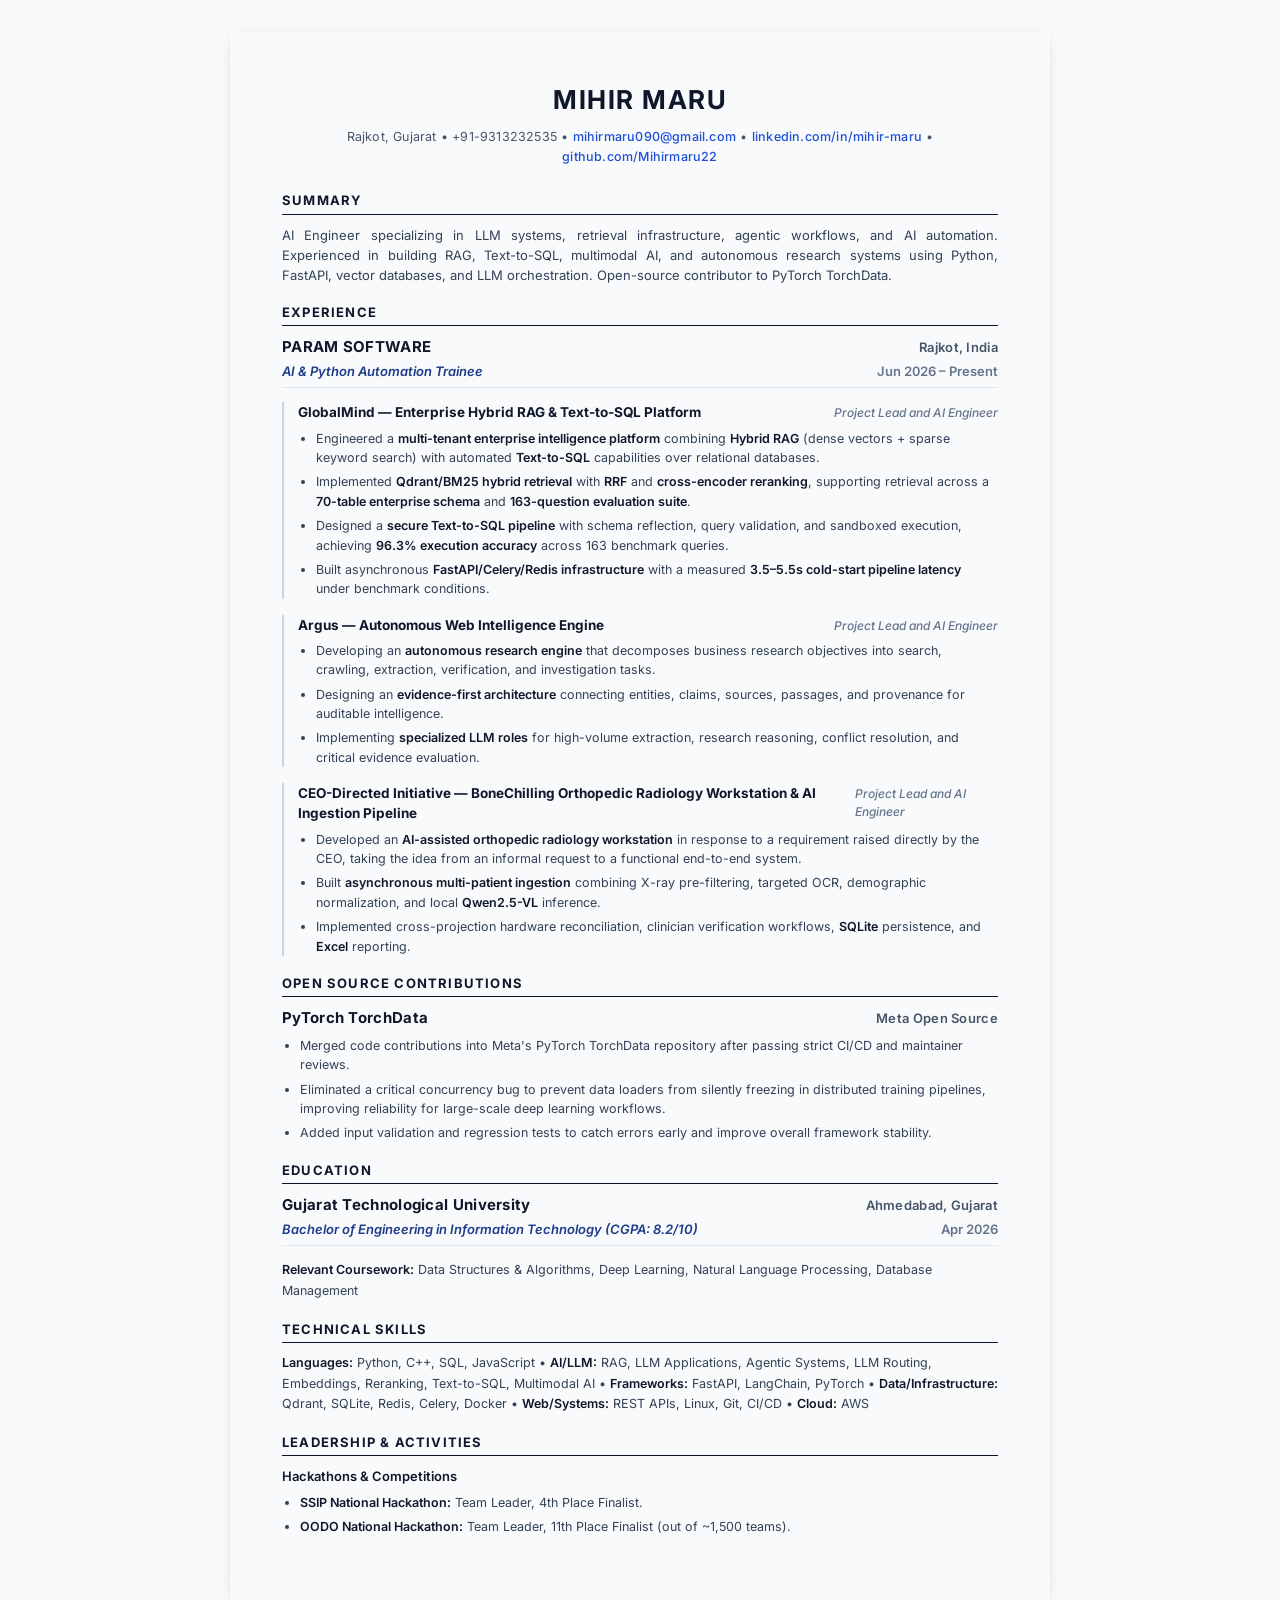
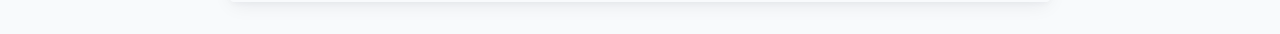
<file: test.html>
<!DOCTYPE html>
<html lang="en">
<head>
    <meta charset="UTF-8">
    <meta name="viewport" content="width=device-width, initial-scale=1.0">
    <title>Mihir Maru - Resume</title>
    <link rel="preconnect" href="https://fonts.googleapis.com">
    <link rel="preconnect" href="https://fonts.gstatic.com" crossorigin>
    <link href="https://fonts.googleapis.com/css2?family=Inter:wght@400;500;600;700&display=swap" rel="stylesheet">
    <style>
        *, *::before, *::after {
            box-sizing: border-box;
        }

        body {
            font-family: 'Inter', -apple-system, BlinkMacSystemFont, "Segoe UI", Roboto, "Helvetica Neue", Arial, sans-serif;
            font-size: 13px;
            line-height: 1.5;
            color: #1e293b;
            background-color: #f8fafc;
            max-width: 820px;
            margin: 32px auto;
            padding: 48px 52px;
            box-shadow: 0 4px 20px -2px rgba(15, 23, 42, 0.08), 0 2px 6px -1px rgba(15, 23, 42, 0.04);
            border-radius: 4px;
            -webkit-font-smoothing: antialiased;
            -moz-osx-font-smoothing: grayscale;
            text-rendering: optimizeLegibility;
        }

        /* Header */
        header {
            text-align: center;
            margin-bottom: 22px;
            padding-bottom: 2px;
        }

        h1 {
            font-size: 26px;
            font-weight: 700;
            margin: 0 0 8px 0;
            text-transform: uppercase;
            letter-spacing: 1.5px;
            color: #0f172a;
        }

        .contact-info {
            font-size: 12.5px;
            color: #475569;
            letter-spacing: 0.2px;
            line-height: 1.6;
        }

        .contact-info a {
            color: #1d4ed8;
            text-decoration: none;
            font-weight: 500;
            transition: color 0.15s ease;
        }

        .contact-info a:hover {
            text-decoration: underline;
            color: #0f172a;
        }

        /* Sections */
        section {
            margin-bottom: 18px;
            page-break-inside: avoid;
        }

        h2 {
            font-size: 13px;
            font-weight: 700;
            border-bottom: 1.5px solid #0f172a;
            padding-bottom: 3px;
            margin-top: 15px;
            margin-bottom: 10px;
            text-transform: uppercase;
            letter-spacing: 1.2px;
            color: #0f172a;
        }

        /* Item Headers & Subheaders */
        .item-header {
            display: flex;
            justify-content: space-between;
            align-items: baseline;
            margin-bottom: 3px;
        }

        /* Top-level Company / Institution Header */
        section > .item-header {
            font-size: 15px;
            font-weight: 700;
            color: #0f172a;
            letter-spacing: 0.3px;
        }

        section > .item-header span:first-child {
            font-size: 15px;
            font-weight: 700;
            color: #0f172a;
        }

        section > .item-header span:last-child {
            font-size: 13px;
            font-weight: 600;
            color: #475569;
        }

        /* Primary Job Role & Timeline */
        .item-subheader {
            display: flex;
            justify-content: space-between;
            align-items: baseline;
            font-size: 13px;
            color: #334155;
            margin-bottom: 14px;
            padding-bottom: 6px;
            border-bottom: 1px solid #e2e8f0;
        }

        .item-subheader span:first-child {
            font-style: italic;
            font-weight: 600;
            color: #1e3a8a; /* Distinct deep navy tone to elevate job title */
        }

        .item-subheader span:last-child {
            font-style: normal;
            font-weight: 600;
            color: #64748b;
            font-variant-numeric: tabular-nums;
        }

        /* Projects Nested Under Employer */
        div[style*="margin-top"] {
            margin-top: 14px !important;
            margin-bottom: 16px;
            padding-left: 14px;
            border-left: 2.5px solid #cbd5e1;
            transition: border-color 0.2s ease;
        }

        div[style*="margin-top"]:hover {
            border-left-color: #3b82f6;
        }

        div[style*="margin-top"] > .item-header {
            margin-bottom: 6px;
        }

        div[style*="margin-top"] > .item-header span:first-child {
            font-size: 13.5px;
            font-weight: 700;
            color: #0f172a;
        }

        div[style*="margin-top"] > .item-header span:last-child {
            font-size: 12px;
            font-weight: 500;
            font-style: italic;
            color: #64748b;
        }

        /* Paragraphs & Summary */
        p {
            font-size: 13px;
            line-height: 1.55;
            color: #334155;
            margin: 0 0 6px 0;
            text-align: justify;
        }

        /* Bullet Lists */
        ul {
            margin: 6px 0 0 0;
            padding-left: 18px;
            list-style-type: disc;
        }

        li {
            margin-bottom: 5px;
            font-size: 12.5px;
            line-height: 1.55;
            color: #334155;
        }

        li:last-child {
            margin-bottom: 0;
        }

        strong {
            font-weight: 600;
            color: #0f172a;
        }

        /* Skills & Coursework Lines */
        .skills-line {
            font-size: 12.5px;
            line-height: 1.65;
            color: #334155;
            margin: 4px 0 0 0;
            text-align: left;
        }

        .skills-line strong {
            font-weight: 600;
            color: #0f172a;
        }

        /* Print / PDF Export Optimization */
        @media print {
            body {
                background-color: #ffffff;
                padding: 0;
                margin: 0;
                max-width: 100%;
                box-shadow: none;
                border-radius: 0;
                color: #000000;
            }

            .contact-info a {
                color: #000000;
                text-decoration: none;
            }

            @page {
                size: letter;
                margin: 0.45in 0.5in;
            }

            section {
                page-break-inside: avoid;
            }
        }
    </style>
</head>
<body>

    <header>
        <h1>Mihir Maru</h1>
        <div class="contact-info">
            Rajkot, Gujarat • +91-9313232535 • <a href="mailto:mihirmaru090@gmail.com">mihirmaru090@gmail.com</a> • 
            <a href="https://linkedin.com/in/mihir-maru" target="_blank">linkedin.com/in/mihir-maru</a> • 
            <a href="https://github.com/Mihirmaru22" target="_blank">github.com/Mihirmaru22</a>
        </div>
    </header>

    <section>
        <h2>Summary</h2>
        <p>AI Engineer specializing in LLM systems, retrieval infrastructure, agentic workflows, and AI automation. Experienced in building RAG, Text-to-SQL, multimodal AI, and autonomous research systems using Python, FastAPI, vector databases, and LLM orchestration. Open-source contributor to PyTorch TorchData.</p>
    </section>

    <section>
        <h2>Experience</h2>
        <div class="item-header">
            <span>PARAM SOFTWARE</span>
            <span>Rajkot, India</span>
        </div>
        <div class="item-subheader">
            <span>AI & Python Automation Trainee</span>
            <span>Jun 2026 – Present</span>
        </div>

        <div style="margin-top: 10px;">
            <div class="item-header">
                <span>GlobalMind — Enterprise Hybrid RAG & Text-to-SQL Platform</span>
                <span>Project Lead and AI Engineer</span>
            </div>
            <ul>
                <li>Engineered a <strong>multi-tenant enterprise intelligence platform</strong> combining <strong>Hybrid RAG</strong> (dense vectors + sparse keyword search) with automated <strong>Text-to-SQL</strong> capabilities over relational databases.</li>
                <li>Implemented <strong>Qdrant/BM25 hybrid retrieval</strong> with <strong>RRF</strong> and <strong>cross-encoder reranking</strong>, supporting retrieval across a <strong>70-table enterprise schema</strong> and <strong>163-question evaluation suite</strong>.</li>
                <li>Designed a <strong>secure Text-to-SQL pipeline</strong> with schema reflection, query validation, and sandboxed execution, achieving <strong>96.3% execution accuracy</strong> across 163 benchmark queries.</li>
                <li>Built asynchronous <strong>FastAPI/Celery/Redis infrastructure</strong> with a measured <strong>3.5–5.5s cold-start pipeline latency</strong> under benchmark conditions.</li>
            </ul>
        </div>

        <div style="margin-top: 15px;">
            <div class="item-header">
                <span>Argus — Autonomous Web Intelligence Engine</span>
                <span>Project Lead and AI Engineer</span>
            </div>
            <ul>
                <li>Developing an <strong>autonomous research engine</strong> that decomposes business research objectives into search, crawling, extraction, verification, and investigation tasks.</li>
                <li>Designing an <strong>evidence-first architecture</strong> connecting entities, claims, sources, passages, and provenance for auditable intelligence.</li>
                <li>Implementing <strong>specialized LLM roles</strong> for high-volume extraction, research reasoning, conflict resolution, and critical evidence evaluation.</li>
            </ul>
        </div>

        <div style="margin-top: 15px;">
            <div class="item-header">
                <span>CEO-Directed Initiative — BoneChilling Orthopedic Radiology Workstation & AI Ingestion Pipeline</span>
                <span>Project Lead and AI Engineer</span>
            </div>
            <ul>
                <li>Developed an <strong>AI-assisted orthopedic radiology workstation</strong> in response to a requirement raised directly by the CEO, taking the idea from an informal request to a functional end-to-end system.</li>
                <li>Built <strong>asynchronous multi-patient ingestion</strong> combining X-ray pre-filtering, targeted OCR, demographic normalization, and local <strong>Qwen2.5-VL</strong> inference.</li>
                <li>Implemented cross-projection hardware reconciliation, clinician verification workflows, <strong>SQLite</strong> persistence, and <strong>Excel</strong> reporting.</li>
            </ul>
        </div>
    </section>

    <section>
        <h2>Open Source Contributions</h2>
        <div class="item-header">
            <span>PyTorch TorchData</span>
            <span>Meta Open Source</span>
        </div>
        <ul>
            <li>Merged code contributions into Meta's PyTorch TorchData repository after passing strict CI/CD and maintainer reviews.</li>
            <li>Eliminated a critical concurrency bug to prevent data loaders from silently freezing in distributed training pipelines, improving reliability for large-scale deep learning workflows.</li>
            <li>Added input validation and regression tests to catch errors early and improve overall framework stability.</li>
        </ul>
    </section>

    <section>
        <h2>Education</h2>
        <div class="item-header">
            <span>Gujarat Technological University</span>
            <span>Ahmedabad, Gujarat</span>
        </div>
        <div class="item-subheader">
            <span>Bachelor of Engineering in Information Technology (CGPA: 8.2/10)</span>
            <span>Apr 2026</span>
        </div>
        <p class="skills-line"><strong>Relevant Coursework:</strong> Data Structures & Algorithms, Deep Learning, Natural Language Processing, Database Management</p>
    </section>

    <section>
        <h2>Technical Skills</h2>
        <p class="skills-line">
            <strong>Languages:</strong> Python, C++, SQL, JavaScript • 
            <strong>AI/LLM:</strong> RAG, LLM Applications, Agentic Systems, LLM Routing, Embeddings, Reranking, Text-to-SQL, Multimodal AI • 
            <strong>Frameworks:</strong> FastAPI, LangChain, PyTorch • 
            <strong>Data/Infrastructure:</strong> Qdrant, SQLite, Redis, Celery, Docker • 
            <strong>Web/Systems:</strong> REST APIs, Linux, Git, CI/CD • 
            <strong>Cloud:</strong> AWS
        </p>
    </section>

    <section>
        <h2>Leadership & Activities</h2>
        <p style="margin: 0 0 5px 0;"><strong>Hackathons & Competitions</strong></p>
        <ul>
            <li><strong>SSIP National Hackathon:</strong> Team Leader, 4th Place Finalist.</li>
            <li><strong>OODO National Hackathon:</strong> Team Leader, 11th Place Finalist (out of ~1,500 teams).</li>
        </ul>
    </section>

</body>
</html>
</file>
